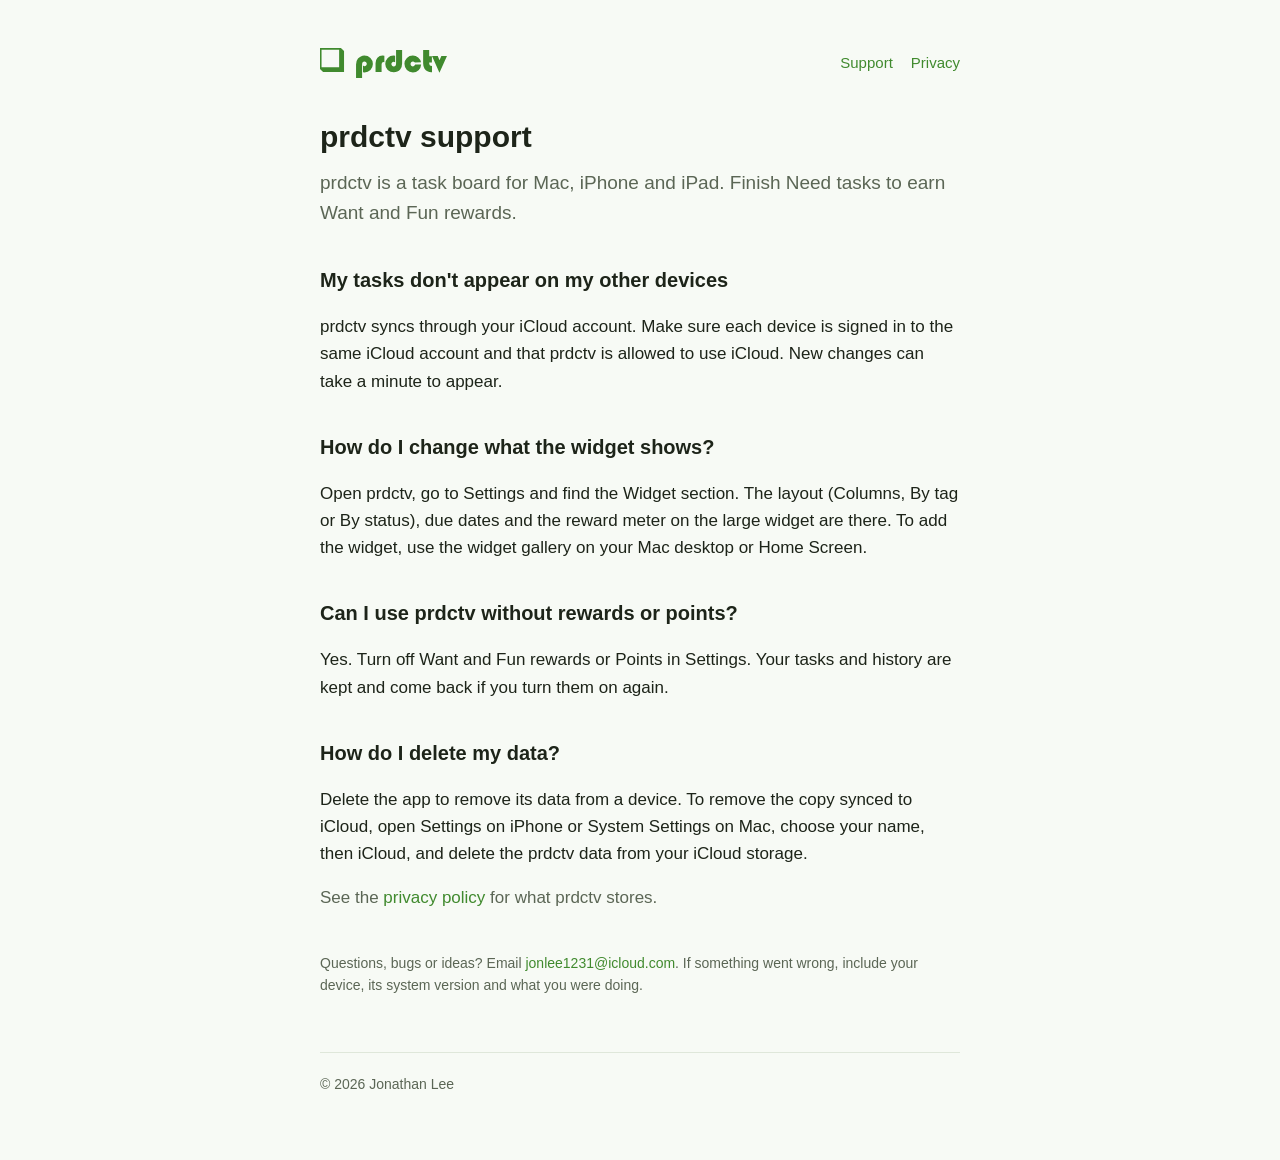
<file: docs/index.html>
<!doctype html>
<html lang="en">
<head>
<meta charset="utf-8">
<meta name="viewport" content="width=device-width, initial-scale=1">
<title>prdctv support</title>
<meta name="description" content="Help and contact for the prdctv task board app.">
<link rel="stylesheet" href="style.css">
</head>
<body>
<main>
<header>
<a href="" aria-label="prdctv support home"><svg class="logo" role="img" aria-label="prdctv" xmlns="http://www.w3.org/2000/svg" viewBox="0 0 491.25 116.06"><g fill="currentColor"><path fill-rule="evenodd" d="M0 0L81 0L93 12L93 93L12 93L0 81Z M6 7H74V74H6Z"/><path transform="translate(134 93)" d="M28.81 23.06L5.44 23.06L5.44 -28.94Q5.44 -43.25 12.94 -52.25Q17.25 -57.44 23.91 -60.50Q30.56 -63.56 37.56 -63.56Q51.50 -63.56 61.06 -54.19Q70.62 -44.81 70.62 -31.19Q70.62 -17.94 61.12 -8.31Q51.62 1.31 38.62 1.31Q36.50 1.31 32.38 0.88L32.38 -24.88Q35.25 -22.56 38.12 -22.56Q41.75 -22.56 44.34 -25.25Q46.94 -27.94 46.94 -31.62Q46.94 -35.31 44.25 -37.91Q41.56 -40.50 37.81 -40.50Q28.81 -40.50 28.81 -28.06ZM115.06 -62.94L115.06 -37.94Q112.62 -39.31 110.62 -39.31Q104.25 -39.31 104.25 -29.56L104.25 0L80.88 0L80.88 -34.06Q80.88 -47.56 88.25 -55.59Q95.62 -63.62 107.94 -63.62Q110.69 -63.62 115.06 -62.94ZM160.31 -85.31L183.69 -85.31L183.69 -33.38Q183.69 -19.06 176.19 -10.06Q171.88 -4.88 165.22 -1.81Q158.56 1.25 151.56 1.25Q137.62 1.25 128.06 -8.12Q118.50 -17.50 118.50 -31.12Q118.50 -44.31 128 -53.94Q137.50 -63.56 150.50 -63.56Q152.56 -63.56 156.75 -63.19L156.75 -37.44Q153.88 -39.69 151 -39.69Q147.38 -39.69 144.78 -37.03Q142.19 -34.38 142.19 -30.62Q142.19 -27 144.88 -24.41Q147.56 -21.81 151.31 -21.81Q160.31 -21.81 160.31 -34.25ZM234.25 -28.69L257.44 -29.56Q256.44 -16.06 247.38 -7.38Q238.31 1.31 225.31 1.31Q211.56 1.31 202.09 -8.25Q192.62 -17.81 192.62 -31.69Q192.62 -44.88 202.19 -54.25Q211.75 -63.62 225.12 -63.62Q236.81 -63.62 245.75 -56.25Q254.69 -48.88 256.88 -37.44L233.19 -36.56Q230.12 -40.56 225.44 -40.56Q221.44 -40.56 218.88 -37.94Q216.31 -35.31 216.31 -31.31Q216.31 -27.25 219.03 -24.50Q221.75 -21.75 225.81 -21.75Q231.75 -21.75 234.25 -28.69ZM288.44 -85.31L288.44 -61.44L298.94 -61.44L298.94 -36.75L288.44 -36.75Q288.44 -29.31 290.78 -26.50Q293.12 -23.69 299.38 -23.69L299.38 0.88Q297.56 0.94 296.69 0.94Q288.75 0.94 281.72 -2.75Q274.69 -6.44 270.44 -12.75Q265.06 -20.81 265.06 -34.12L265.06 -85.31ZM357.25 -62.31L328.12 2.44L299.38 -62.31L321.69 -62.31L328.31 -45.50L335.56 -62.31Z"/></g></svg></a>
<nav><a href="">Support</a><a href="privacy/">Privacy</a></nav>
</header>
<h1>prdctv support</h1>
<p class="lead">prdctv is a task board for Mac, iPhone and iPad. Finish Need tasks to earn Want and Fun rewards.</p>

<h2>My tasks don't appear on my other devices</h2>
<p>prdctv syncs through your iCloud account. Make sure each device is signed in to the same iCloud account and that prdctv is allowed to use iCloud. New changes can take a minute to appear.</p>

<h2>How do I change what the widget shows?</h2>
<p>Open prdctv, go to Settings and find the Widget section. The layout (Columns, By tag or By status), due dates and the reward meter on the large widget are there. To add the widget, use the widget gallery on your Mac desktop or Home Screen.</p>

<h2>Can I use prdctv without rewards or points?</h2>
<p>Yes. Turn off Want and Fun rewards or Points in Settings. Your tasks and history are kept and come back if you turn them on again.</p>

<h2>How do I delete my data?</h2>
<p>Delete the app to remove its data from a device. To remove the copy synced to iCloud, open Settings on iPhone or System Settings on Mac, choose your name, then iCloud, and delete the prdctv data from your iCloud storage.</p>

<p class="muted">See the <a href="privacy/">privacy policy</a> for what prdctv stores.</p>

<p class="contact">Questions, bugs or ideas? Email <a href="mailto:jonlee1231@icloud.com">jonlee1231@icloud.com</a>. If something went wrong, include your device, its system version and what you were doing.</p>
<footer>© 2026 Jonathan Lee</footer>
</main>
</body>
</html>
</file>
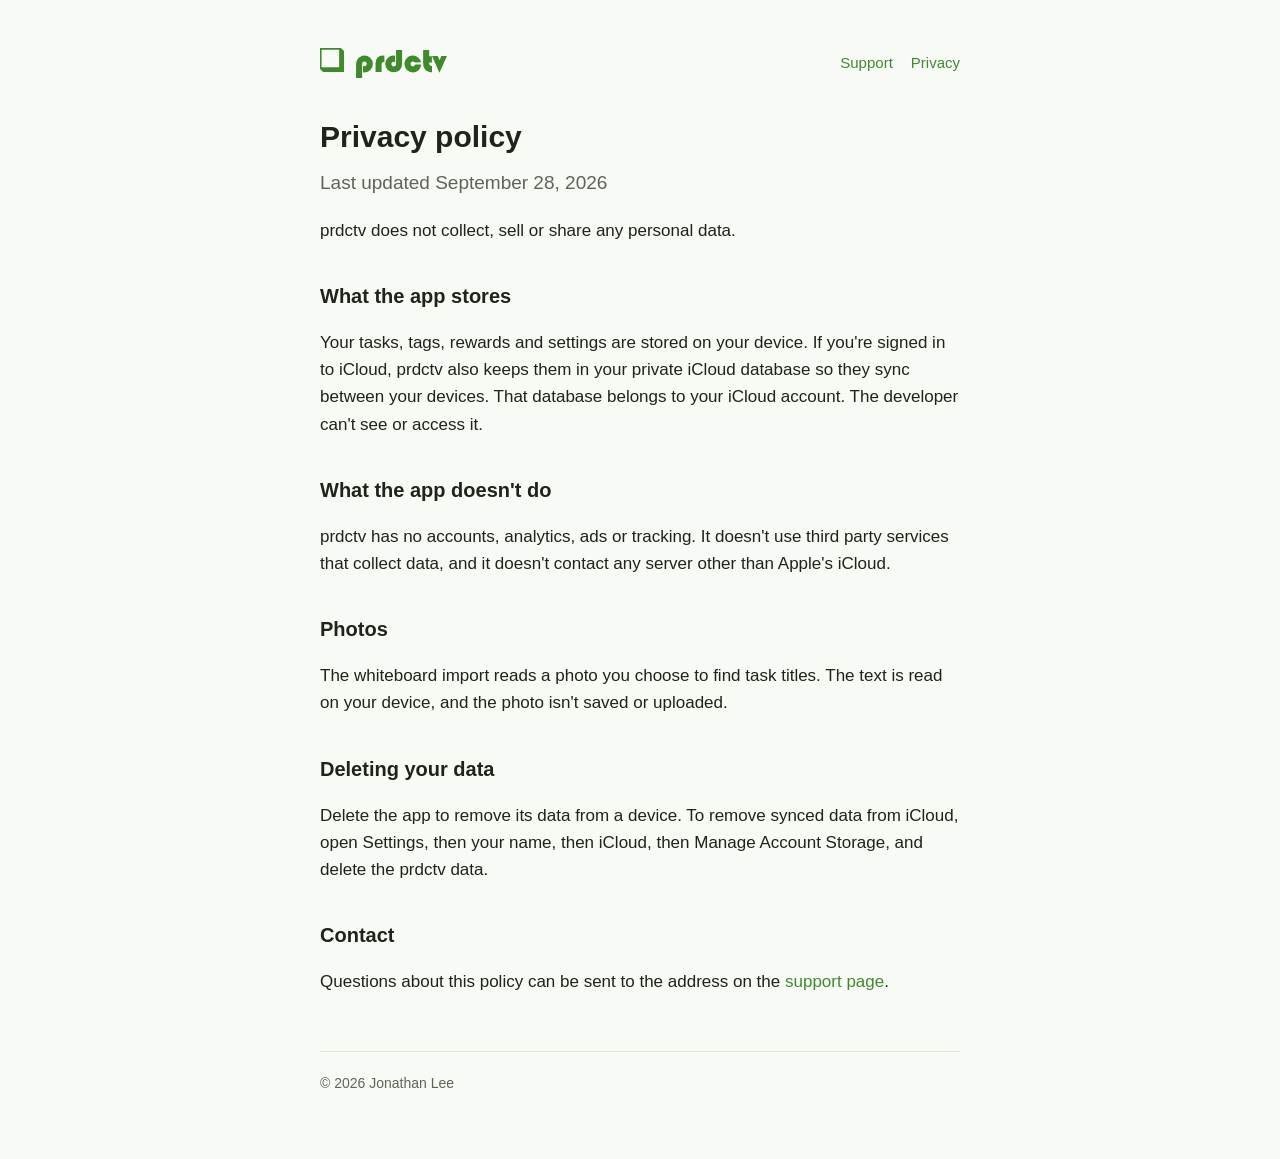
<file: docs/privacy/index.html>
<!doctype html>
<html lang="en">
<head>
<meta charset="utf-8">
<meta name="viewport" content="width=device-width, initial-scale=1">
<title>prdctv privacy policy</title>
<meta name="description" content="The prdctv privacy policy. prdctv collects no personal data.">
<link rel="stylesheet" href="../style.css">
</head>
<body>
<main>
<header>
<a href="../" aria-label="prdctv support home"><svg class="logo" role="img" aria-label="prdctv" xmlns="http://www.w3.org/2000/svg" viewBox="0 0 491.25 116.06"><g fill="currentColor"><path fill-rule="evenodd" d="M0 0L81 0L93 12L93 93L12 93L0 81Z M6 7H74V74H6Z"/><path transform="translate(134 93)" d="M28.81 23.06L5.44 23.06L5.44 -28.94Q5.44 -43.25 12.94 -52.25Q17.25 -57.44 23.91 -60.50Q30.56 -63.56 37.56 -63.56Q51.50 -63.56 61.06 -54.19Q70.62 -44.81 70.62 -31.19Q70.62 -17.94 61.12 -8.31Q51.62 1.31 38.62 1.31Q36.50 1.31 32.38 0.88L32.38 -24.88Q35.25 -22.56 38.12 -22.56Q41.75 -22.56 44.34 -25.25Q46.94 -27.94 46.94 -31.62Q46.94 -35.31 44.25 -37.91Q41.56 -40.50 37.81 -40.50Q28.81 -40.50 28.81 -28.06ZM115.06 -62.94L115.06 -37.94Q112.62 -39.31 110.62 -39.31Q104.25 -39.31 104.25 -29.56L104.25 0L80.88 0L80.88 -34.06Q80.88 -47.56 88.25 -55.59Q95.62 -63.62 107.94 -63.62Q110.69 -63.62 115.06 -62.94ZM160.31 -85.31L183.69 -85.31L183.69 -33.38Q183.69 -19.06 176.19 -10.06Q171.88 -4.88 165.22 -1.81Q158.56 1.25 151.56 1.25Q137.62 1.25 128.06 -8.12Q118.50 -17.50 118.50 -31.12Q118.50 -44.31 128 -53.94Q137.50 -63.56 150.50 -63.56Q152.56 -63.56 156.75 -63.19L156.75 -37.44Q153.88 -39.69 151 -39.69Q147.38 -39.69 144.78 -37.03Q142.19 -34.38 142.19 -30.62Q142.19 -27 144.88 -24.41Q147.56 -21.81 151.31 -21.81Q160.31 -21.81 160.31 -34.25ZM234.25 -28.69L257.44 -29.56Q256.44 -16.06 247.38 -7.38Q238.31 1.31 225.31 1.31Q211.56 1.31 202.09 -8.25Q192.62 -17.81 192.62 -31.69Q192.62 -44.88 202.19 -54.25Q211.75 -63.62 225.12 -63.62Q236.81 -63.62 245.75 -56.25Q254.69 -48.88 256.88 -37.44L233.19 -36.56Q230.12 -40.56 225.44 -40.56Q221.44 -40.56 218.88 -37.94Q216.31 -35.31 216.31 -31.31Q216.31 -27.25 219.03 -24.50Q221.75 -21.75 225.81 -21.75Q231.75 -21.75 234.25 -28.69ZM288.44 -85.31L288.44 -61.44L298.94 -61.44L298.94 -36.75L288.44 -36.75Q288.44 -29.31 290.78 -26.50Q293.12 -23.69 299.38 -23.69L299.38 0.88Q297.56 0.94 296.69 0.94Q288.75 0.94 281.72 -2.75Q274.69 -6.44 270.44 -12.75Q265.06 -20.81 265.06 -34.12L265.06 -85.31ZM357.25 -62.31L328.12 2.44L299.38 -62.31L321.69 -62.31L328.31 -45.50L335.56 -62.31Z"/></g></svg></a>
<nav><a href="../">Support</a><a href="../privacy/">Privacy</a></nav>
</header>
<h1>Privacy policy</h1>
<p class="lead">Last updated September 28, 2026</p>

<p>prdctv does not collect, sell or share any personal data.</p>

<h2>What the app stores</h2>
<p>Your tasks, tags, rewards and settings are stored on your device. If you're signed in to iCloud, prdctv also keeps them in your private iCloud database so they sync between your devices. That database belongs to your iCloud account. The developer can't see or access it.</p>

<h2>What the app doesn't do</h2>
<p>prdctv has no accounts, analytics, ads or tracking. It doesn't use third party services that collect data, and it doesn't contact any server other than Apple's iCloud.</p>

<h2>Photos</h2>
<p>The whiteboard import reads a photo you choose to find task titles. The text is read on your device, and the photo isn't saved or uploaded.</p>

<h2>Deleting your data</h2>
<p>Delete the app to remove its data from a device. To remove synced data from iCloud, open Settings, then your name, then iCloud, then Manage Account Storage, and delete the prdctv data.</p>

<h2>Contact</h2>
<p>Questions about this policy can be sent to the address on the <a href="../">support page</a>.</p>
<footer>© 2026 Jonathan Lee</footer>
</main>
</body>
</html>
</file>
<file: docs/style.css>
:root {
    --bg: #f7faf5;
    --surface: #ffffff;
    --text: #1d2419;
    --muted: #5b6655;
    --accent: #408a2e;
    --border: #dfe7da;
    color-scheme: light dark;
}

@media (prefers-color-scheme: dark) {
    :root {
        --bg: #151a13;
        --surface: #1e251b;
        --text: #e8ede5;
        --muted: #a3ae9d;
        --accent: #8ed973;
        --border: #2f3a2b;
    }
}

* { box-sizing: border-box; }

body {
    margin: 0;
    background: var(--bg);
    color: var(--text);
    font: 17px/1.6 -apple-system, BlinkMacSystemFont, "Helvetica Neue", Helvetica, Arial, sans-serif;
}

main {
    max-width: 680px;
    margin: 0 auto;
    padding: 48px 20px 64px;
}

header {
    display: flex;
    align-items: center;
    justify-content: space-between;
    gap: 16px;
    margin-bottom: 40px;
}

.logo {
    height: 30px;
    width: auto;
    display: block;
}

nav a {
    margin-left: 18px;
    font-size: 15px;
}

a {
    color: var(--accent);
    text-decoration: none;
}

a:hover { text-decoration: underline; }

h1 {
    font-size: 30px;
    line-height: 1.25;
    margin: 0 0 12px;
}

h2 {
    font-size: 20px;
    margin: 36px 0 8px;
}

p, li { color: var(--text); }

.lead {
    font-size: 19px;
    color: var(--muted);
    margin-top: 0;
}

.muted { color: var(--muted); }

.contact {
    margin-top: 40px;
    font-size: 14px;
    color: var(--muted);
    overflow-wrap: anywhere;
}

footer {
    margin-top: 56px;
    padding-top: 20px;
    border-top: 1px solid var(--border);
    font-size: 14px;
    color: var(--muted);
}

@media (max-width: 480px) {
    main { padding-top: 32px; }
    h1 { font-size: 26px; }
    nav a { margin-left: 12px; }
}
</file>
